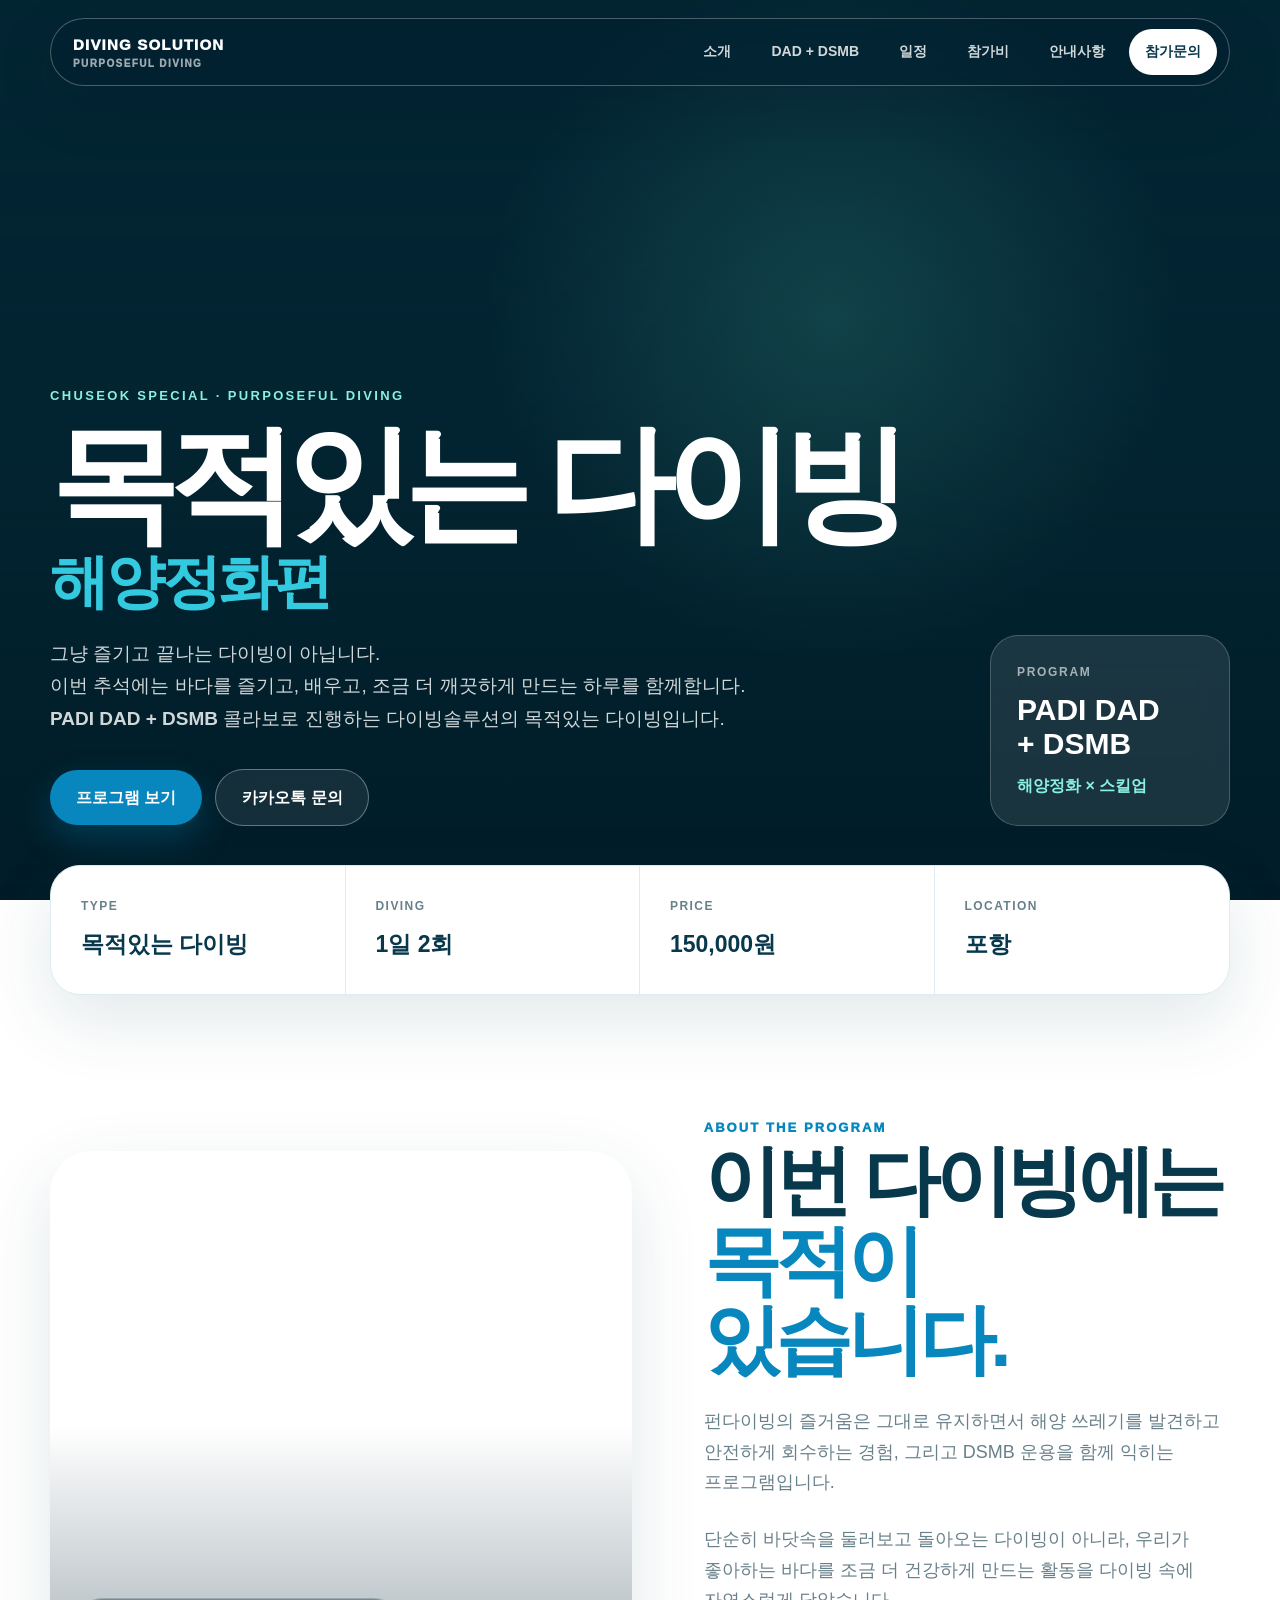
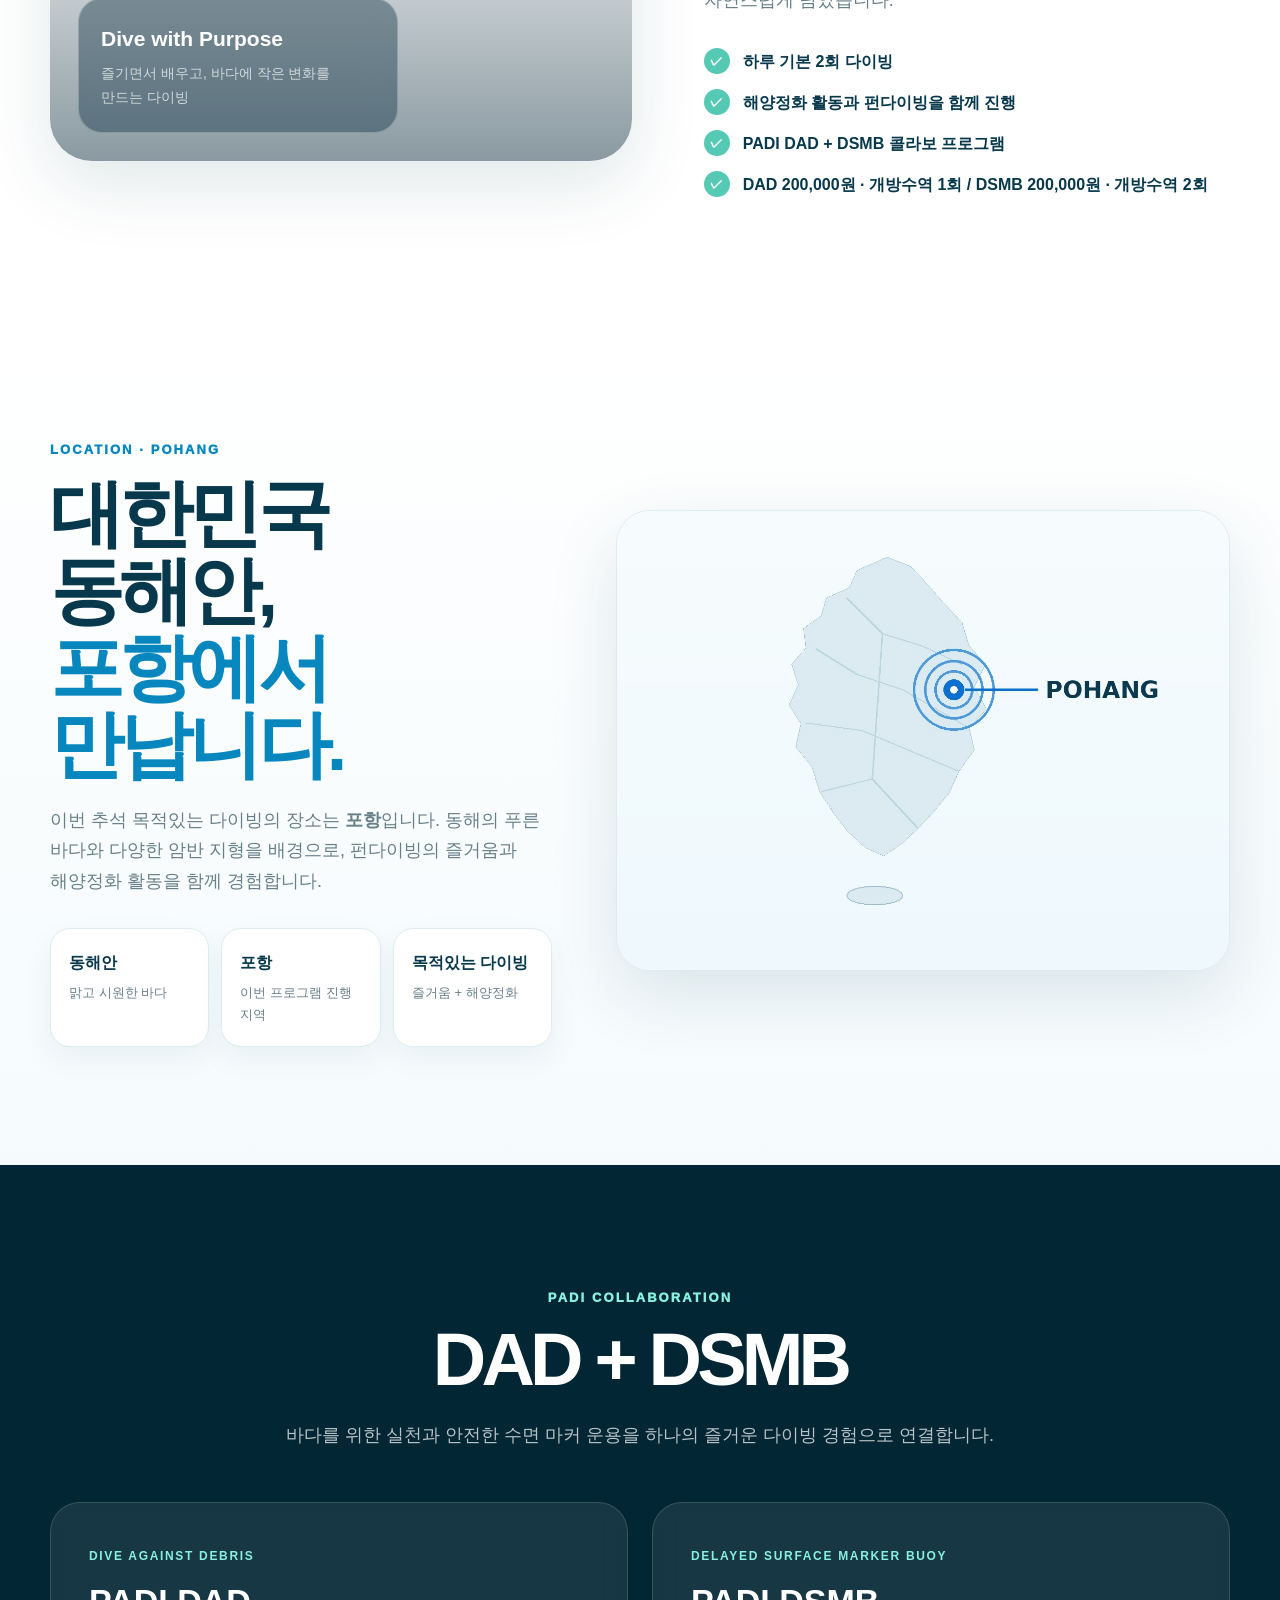
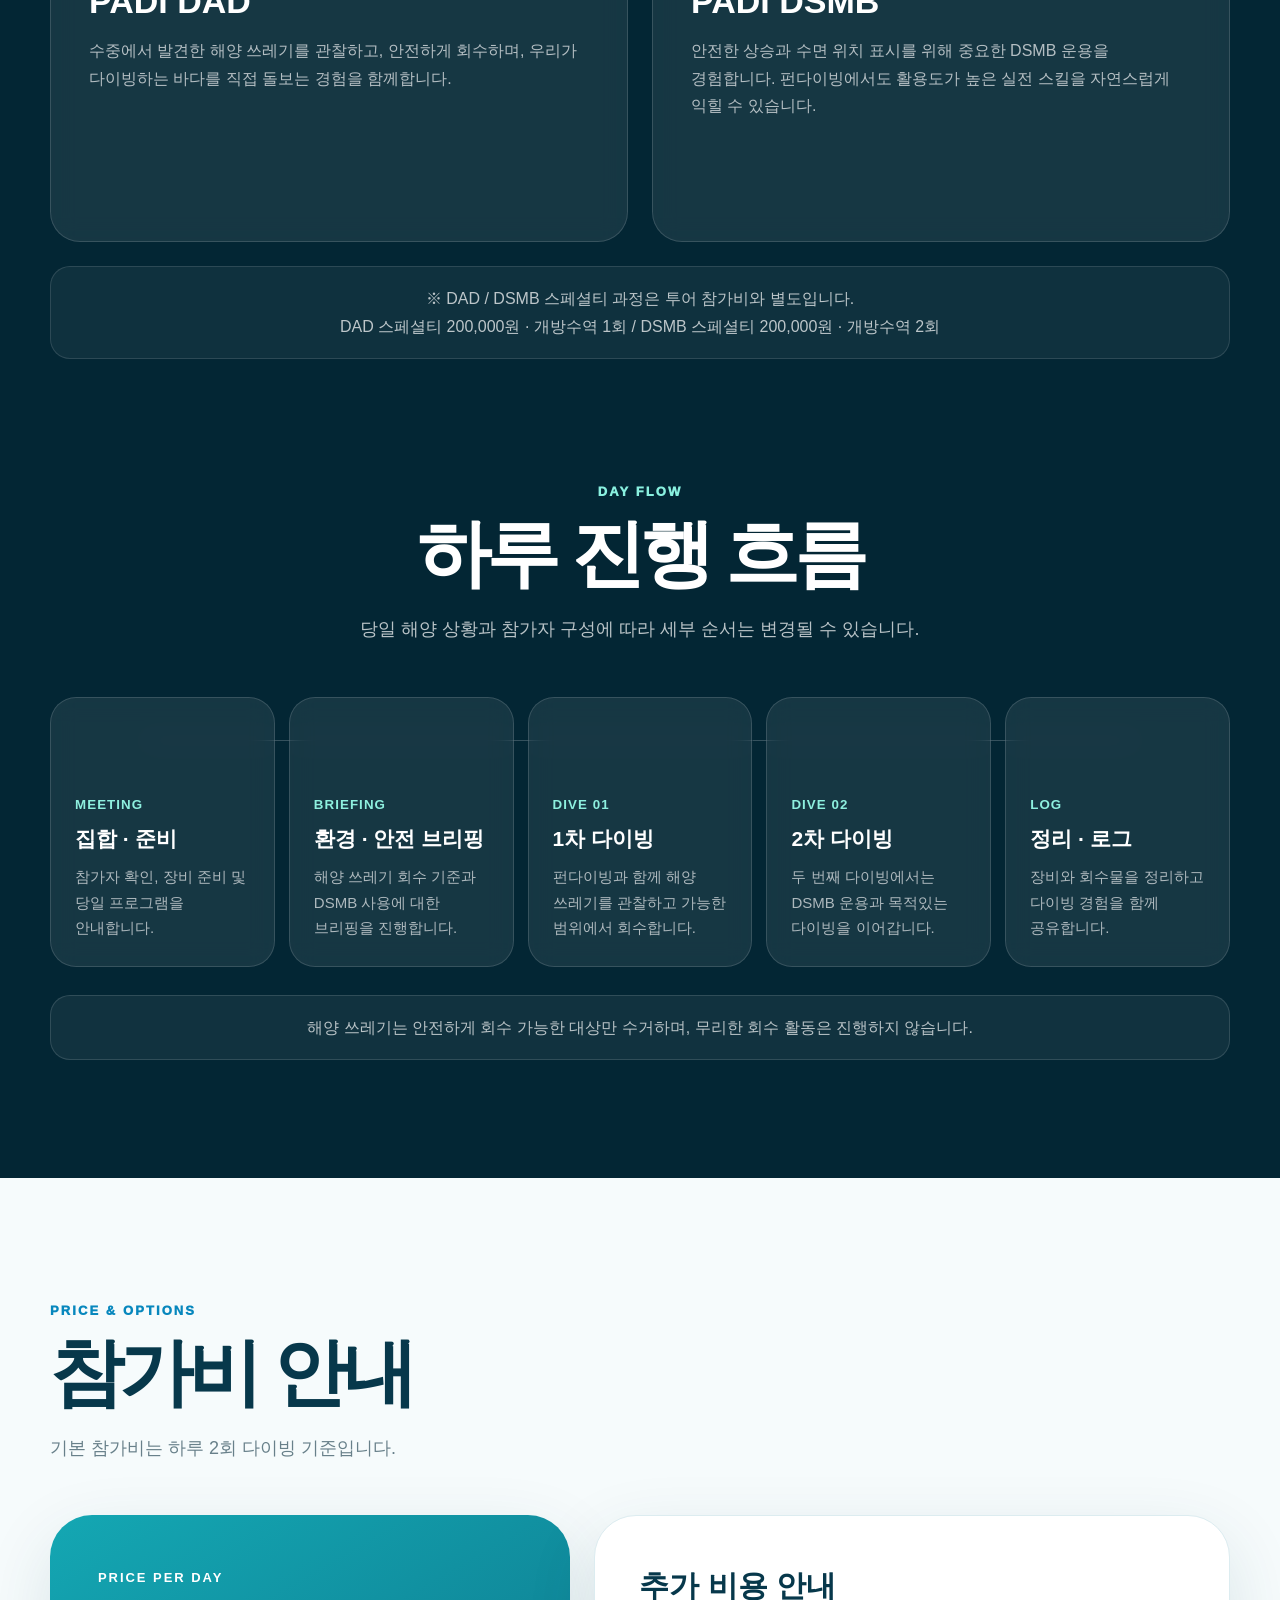
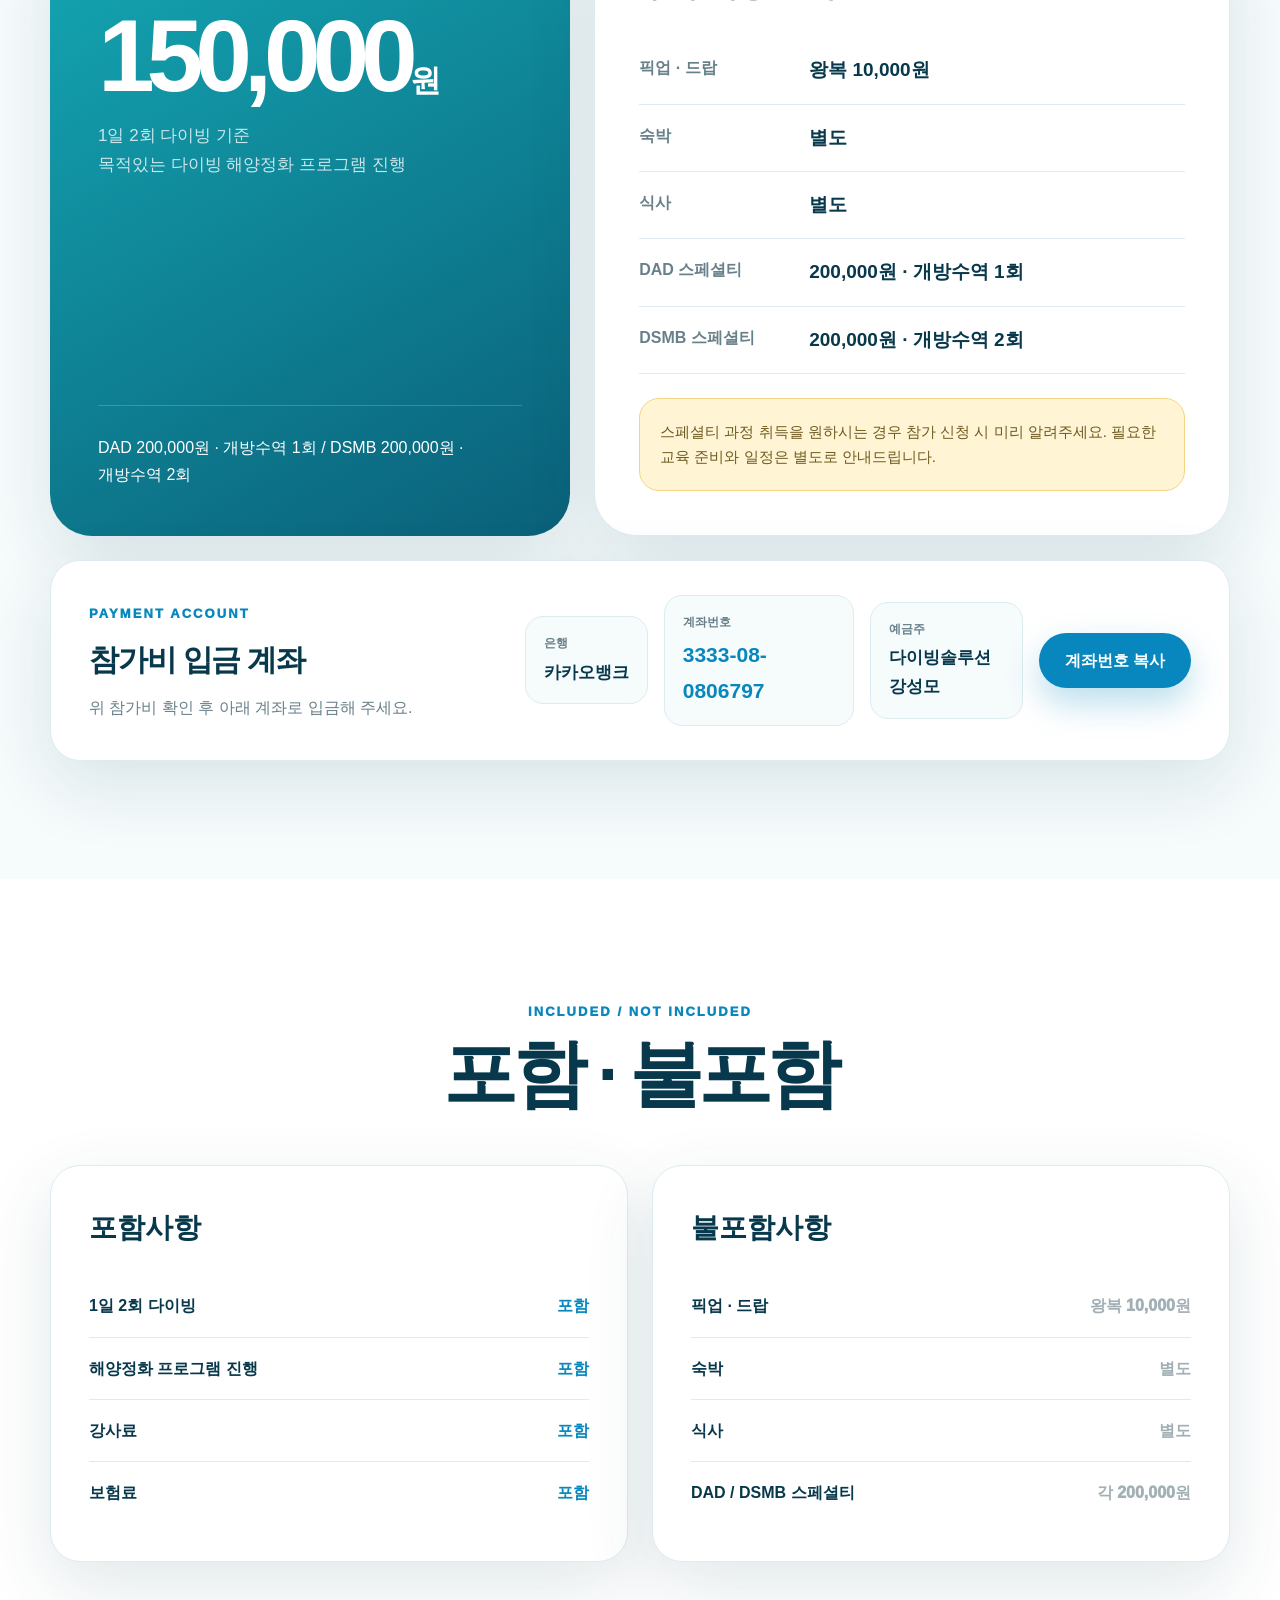
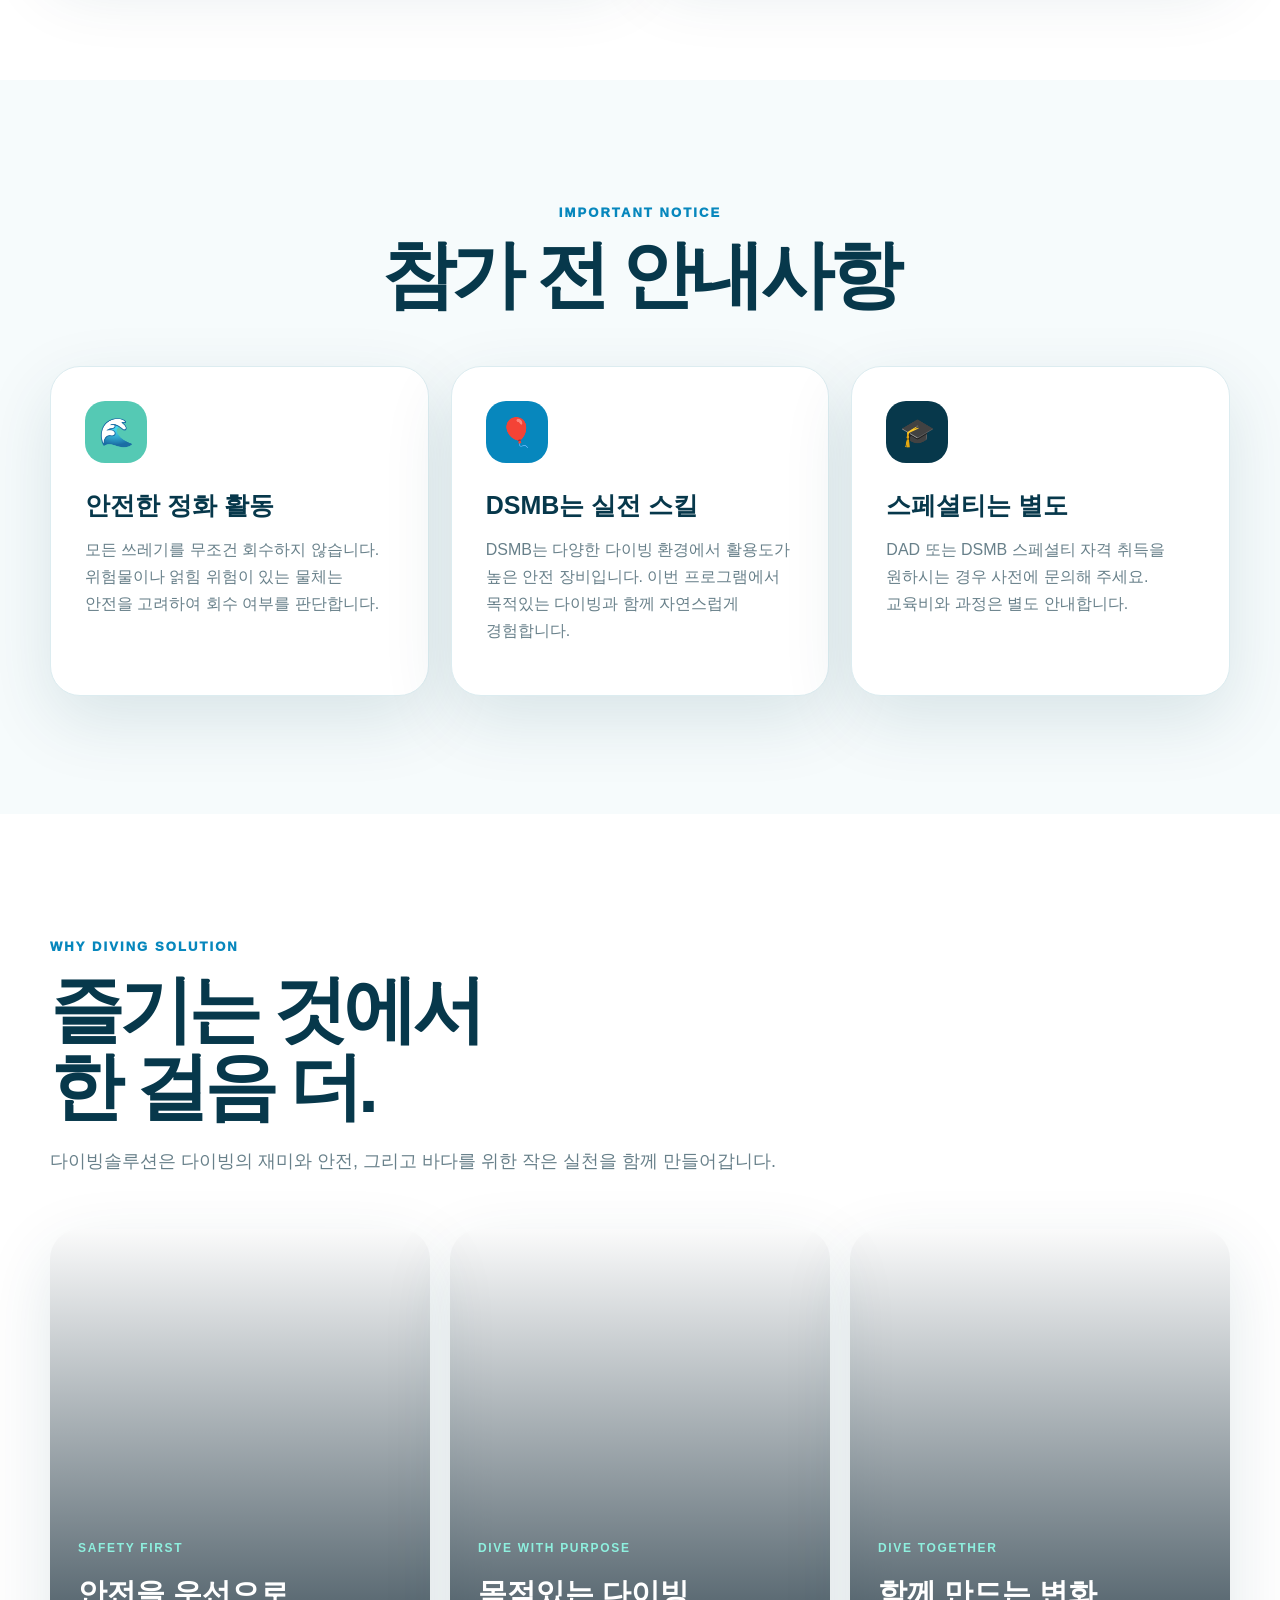
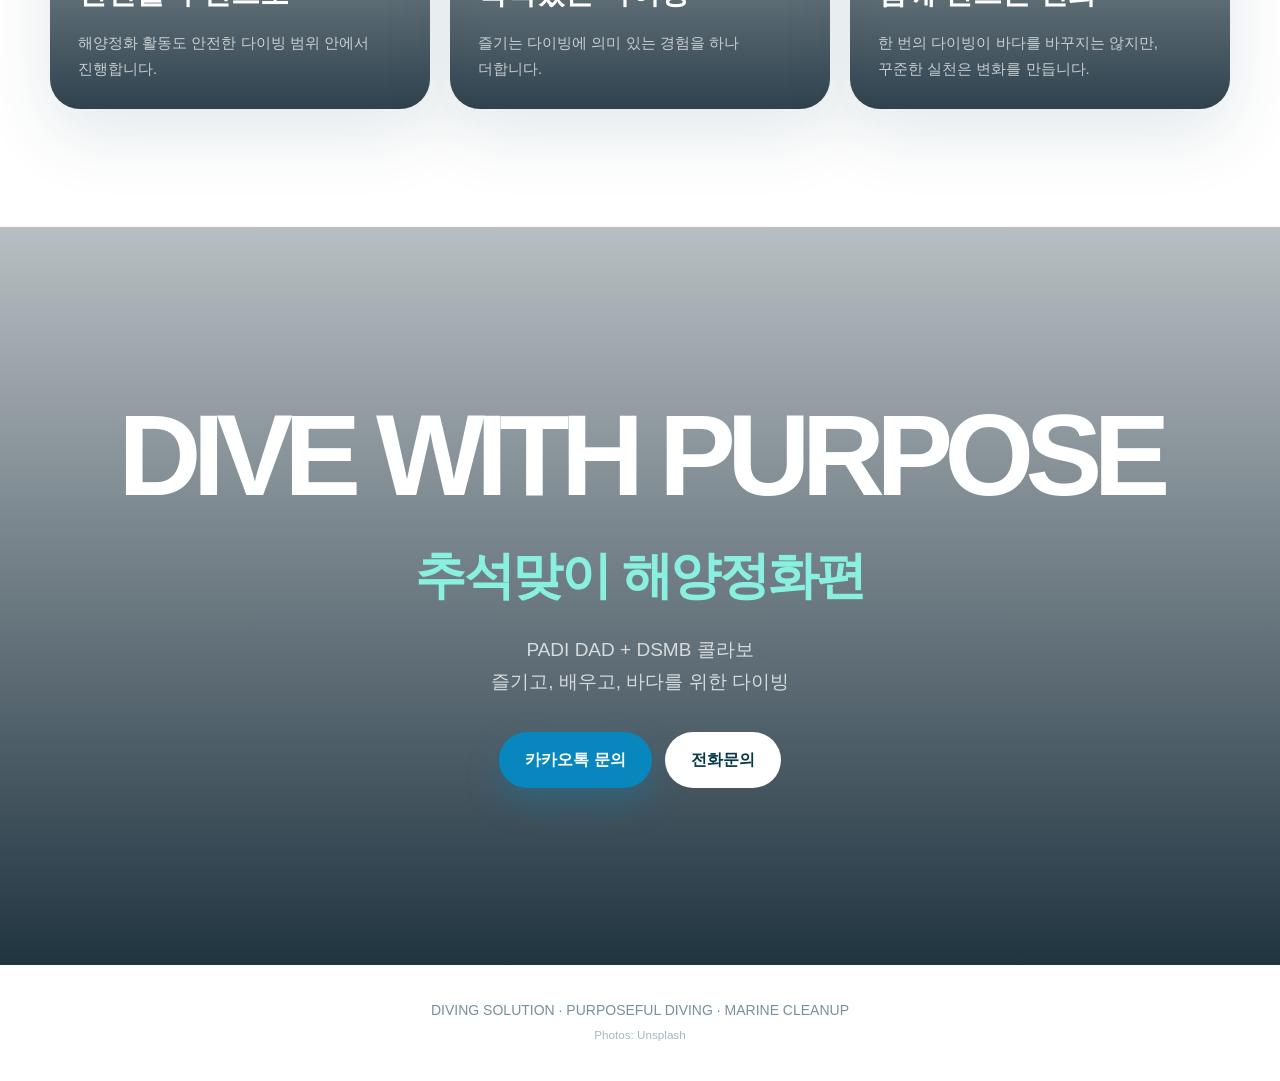
<file: index.html>
<!DOCTYPE html>
<html lang="ko">
<head>
  <meta charset="UTF-8" />
  <meta name="viewport" content="width=device-width, initial-scale=1.0" />
  <meta name="theme-color" content="#07384b" />
  <meta name="description" content="추석맞이 목적있는 다이빙 해양정화편. PADI DAD + DSMB 콜라보로 즐기는 목적있는 다이빙." />
  <title>추석맞이 목적있는 다이빙 | 해양정화편 | 다이빙솔루션</title>
  <link rel="stylesheet" href="style.css" />
</head>
<body>

<header class="site-header">
  <div class="container">
    <nav class="nav-wrap">
      <a href="#top" class="brand">
        DIVING SOLUTION
        <small>PURPOSEFUL DIVING</small>
      </a>

      <div class="nav-links" id="navLinks">
        <a href="#about">소개</a>
        <a href="#collab">DAD + DSMB</a>
        <a href="#schedule">일정</a>
        <a href="#price">참가비</a>
        <a href="#notice">안내사항</a>
        <a href="https://pf.kakao.com/_sxaxmfK/chat" target="_blank" rel="noopener" class="nav-cta">참가문의</a>
      </div>

      <button class="menu-button" type="button" aria-label="메뉴 열기" onclick="toggleMenu()">☰</button>
    </nav>
  </div>
</header>

<main>

  <section class="hero" id="top">
    <div class="hero-media"></div>

    <div class="hero-content">
      <div class="container">
        <div class="hero-layout">
          <div>
            <div class="hero-kicker">CHUSEOK SPECIAL · PURPOSEFUL DIVING</div>

            <h1 class="hero-title">
              목적있는 다이빙
              <span>해양정화편</span>
            </h1>

            <p class="hero-copy">
              그냥 즐기고 끝나는 다이빙이 아닙니다.<br>
              이번 추석에는 바다를 즐기고, 배우고, 조금 더 깨끗하게 만드는 하루를 함께합니다.
              <strong>PADI DAD + DSMB</strong> 콜라보로 진행하는 다이빙솔루션의 목적있는 다이빙입니다.
            </p>

            <div class="button-row hero-actions">
              <a href="#collab" class="button button-primary">프로그램 보기</a>
              <a href="https://pf.kakao.com/_sxaxmfK/chat" target="_blank" rel="noopener" class="button button-outline">카카오톡 문의</a>
            </div>
          </div>

          <aside class="hero-badge glass">
            <span>PROGRAM</span>
            <strong>PADI DAD<br>+ DSMB</strong>
            <p>해양정화 × 스킬업</p>
          </aside>
        </div>
      </div>
    </div>
  </section>

  <div class="summary-bar">
    <div class="container">
      <div class="summary-grid reveal">
        <div class="summary-item">
          <span>TYPE</span>
          <strong>목적있는 다이빙</strong>
        </div>
        <div class="summary-item">
          <span>DIVING</span>
          <strong>1일 2회</strong>
        </div>
        <div class="summary-item">
          <span>PRICE</span>
          <strong>150,000원</strong>
        </div>
        <div class="summary-item">
          <span>LOCATION</span>
          <strong>포항</strong>
        </div>
      </div>
    </div>
  </div>

  <section class="section" id="about">
    <div class="container">
      <div class="intro-grid">
        <div class="intro-image reveal">
          <div class="intro-badge glass">
            <strong>Dive with Purpose</strong>
            <p>즐기면서 배우고, 바다에 작은 변화를 만드는 다이빙</p>
          </div>
        </div>

        <div class="intro-copy reveal">
          <span class="eyebrow">ABOUT THE PROGRAM</span>

          <h2>
            이번 다이빙에는<br>
            <span>목적이 있습니다.</span>
          </h2>

          <p>
            펀다이빙의 즐거움은 그대로 유지하면서 해양 쓰레기를 발견하고 안전하게 회수하는 경험,
            그리고 DSMB 운용을 함께 익히는 프로그램입니다.
          </p>

          <p>
            단순히 바닷속을 둘러보고 돌아오는 다이빙이 아니라,
            우리가 좋아하는 바다를 조금 더 건강하게 만드는 활동을 다이빙 속에 자연스럽게 담았습니다.
          </p>

          <ul class="intro-list">
            <li>하루 기본 2회 다이빙</li>
            <li>해양정화 활동과 펀다이빙을 함께 진행</li>
            <li>PADI DAD + DSMB 콜라보 프로그램</li>
            <li>DAD 200,000원 · 개방수역 1회 / DSMB 200,000원 · 개방수역 2회</li>
          </ul>
        </div>
      </div>
    </div>
  </section>

  
<section class="section location-section" id="location">
  <div class="container">
    <div class="location-grid">
      <div class="location-copy reveal">
        <span class="eyebrow">LOCATION · POHANG</span>
        <h2 class="section-title">대한민국 동해안,<br><span class="accent">포항에서 만납니다.</span></h2>
        <p class="section-description">
          이번 추석 목적있는 다이빙의 장소는 <strong>포항</strong>입니다.
          동해의 푸른 바다와 다양한 암반 지형을 배경으로,
          펀다이빙의 즐거움과 해양정화 활동을 함께 경험합니다.
        </p>
        <div class="location-points">
          <div><strong>동해안</strong><span>맑고 시원한 바다</span></div>
          <div><strong>포항</strong><span>이번 프로그램 진행 지역</span></div>
          <div><strong>목적있는 다이빙</strong><span>즐거움 + 해양정화</span></div>
        </div>
      </div>

      <div class="location-map reveal">
        <img src="images/korea-pohang-map.jpg" alt="대한민국 지도에서 포항 위치를 표시한 이미지">
      </div>
    </div>
  </div>
</section>

<section class="section section-dark" id="collab">
    <div class="container">
      <div class="section-heading center reveal">
        <span class="eyebrow light">PADI COLLABORATION</span>
        <h2 class="section-title">DAD + DSMB</h2>
        <p class="section-description">
          바다를 위한 실천과 안전한 수면 마커 운용을 하나의 즐거운 다이빙 경험으로 연결합니다.
        </p>
      </div>

      <div class="collab-grid">
        <article class="collab-card reveal">
          <span>DIVE AGAINST DEBRIS</span>
          <h3>PADI DAD</h3>
          <p>
            수중에서 발견한 해양 쓰레기를 관찰하고, 안전하게 회수하며,
            우리가 다이빙하는 바다를 직접 돌보는 경험을 함께합니다.
          </p>
        </article>

        <article class="collab-card reveal">
          <span>DELAYED SURFACE MARKER BUOY</span>
          <h3>PADI DSMB</h3>
          <p>
            안전한 상승과 수면 위치 표시를 위해 중요한 DSMB 운용을 경험합니다.
            펀다이빙에서도 활용도가 높은 실전 스킬을 자연스럽게 익힐 수 있습니다.
          </p>
        </article>
      </div>

      <div class="collab-note reveal">
        ※ DAD / DSMB 스페셜티 과정은 투어 참가비와 별도입니다.<br>
        DAD 스페셜티 200,000원 · 개방수역 1회 / DSMB 스페셜티 200,000원 · 개방수역 2회
      </div>
    </div>
  </section>

  <section class="section section-dark schedule-section" id="schedule">
    <div class="container">
      <div class="section-heading center reveal">
        <span class="eyebrow light">DAY FLOW</span>
        <h2 class="section-title">하루 진행 흐름</h2>
        <p class="section-description">
          당일 해양 상황과 참가자 구성에 따라 세부 순서는 변경될 수 있습니다.
        </p>
      </div>

      <div class="timeline">
        <article class="timeline-card reveal">
          <div class="timeline-dot">01</div>
          <small>MEETING</small>
          <h3>집합 · 준비</h3>
          <p>참가자 확인, 장비 준비 및 당일 프로그램을 안내합니다.</p>
        </article>

        <article class="timeline-card reveal">
          <div class="timeline-dot">02</div>
          <small>BRIEFING</small>
          <h3>환경 · 안전 브리핑</h3>
          <p>해양 쓰레기 회수 기준과 DSMB 사용에 대한 브리핑을 진행합니다.</p>
        </article>

        <article class="timeline-card reveal">
          <div class="timeline-dot">03</div>
          <small>DIVE 01</small>
          <h3>1차 다이빙</h3>
          <p>펀다이빙과 함께 해양 쓰레기를 관찰하고 가능한 범위에서 회수합니다.</p>
        </article>

        <article class="timeline-card reveal">
          <div class="timeline-dot">04</div>
          <small>DIVE 02</small>
          <h3>2차 다이빙</h3>
          <p>두 번째 다이빙에서는 DSMB 운용과 목적있는 다이빙을 이어갑니다.</p>
        </article>

        <article class="timeline-card reveal">
          <div class="timeline-dot">05</div>
          <small>LOG</small>
          <h3>정리 · 로그</h3>
          <p>장비와 회수물을 정리하고 다이빙 경험을 함께 공유합니다.</p>
        </article>
      </div>

      <div class="schedule-note reveal">
        해양 쓰레기는 안전하게 회수 가능한 대상만 수거하며, 무리한 회수 활동은 진행하지 않습니다.
      </div>
    </div>
  </section>

  <section class="section section-soft" id="price">
    <div class="container">
      <div class="section-heading reveal">
        <span class="eyebrow">PRICE & OPTIONS</span>
        <h2 class="section-title">참가비 안내</h2>
        <p class="section-description">기본 참가비는 하루 2회 다이빙 기준입니다.</p>
      </div>

      <div class="price-layout">
        <article class="price-main reveal">
          <div>
            <span>PRICE PER DAY</span>
            <strong>150,000<small>원</small></strong>
            <p>
              1일 2회 다이빙 기준<br>
              목적있는 다이빙 해양정화 프로그램 진행
            </p>
          </div>

          <div class="price-main-bottom">
            DAD 200,000원 · 개방수역 1회 / DSMB 200,000원 · 개방수역 2회
          </div>
        </article>

        <article class="detail-card reveal">
          <h3>추가 비용 안내</h3>

          <div class="detail-list">
            <div class="detail-row">
              <span>픽업 · 드랍</span>
              <strong>왕복 10,000원</strong>
            </div>
            <div class="detail-row">
              <span>숙박</span>
              <strong>별도</strong>
            </div>
            <div class="detail-row">
              <span>식사</span>
              <strong>별도</strong>
            </div>
            <div class="detail-row">
              <span>DAD 스페셜티</span>
              <strong>200,000원 · 개방수역 1회</strong>
            </div>
            <div class="detail-row">
              <span>DSMB 스페셜티</span>
              <strong>200,000원 · 개방수역 2회</strong>
            </div>
          </div>

          <div class="payment-note">
            스페셜티 과정 취득을 원하시는 경우 참가 신청 시 미리 알려주세요.
            필요한 교육 준비와 일정은 별도로 안내드립니다.
          </div>
        </article>
      </div>

      <div class="account-only reveal">
        <div class="account-only-head">
          <span class="eyebrow">PAYMENT ACCOUNT</span>
          <h3>참가비 입금 계좌</h3>
          <p>위 참가비 확인 후 아래 계좌로 입금해 주세요.</p>
        </div>

        <div class="account-only-details">
          <div>
            <span>은행</span>
            <strong>카카오뱅크</strong>
          </div>
          <div>
            <span>계좌번호</span>
            <strong class="account-number">3333-08-0806797</strong>
          </div>
          <div>
            <span>예금주</span>
            <strong>다이빙솔루션 강성모</strong>
          </div>
          <button type="button" class="button button-primary account-copy-btn" onclick="copyAccountNumber(this)">
            계좌번호 복사
          </button>
        </div>
      </div>
    </div>
  </section>

  <section class="section">
    <div class="container">
      <div class="section-heading center reveal">
        <span class="eyebrow">INCLUDED / NOT INCLUDED</span>
        <h2 class="section-title">포함 · 불포함</h2>
      </div>

      <div class="included-grid">
        <article class="included-card reveal">
          <h3>포함사항</h3>
          <div class="included-list">
            <div class="included-row"><strong>1일 2회 다이빙</strong><span class="status-in">포함</span></div>
            <div class="included-row"><strong>해양정화 프로그램 진행</strong><span class="status-in">포함</span></div>
            <div class="included-row"><strong>강사료</strong><span class="status-in">포함</span></div>
            <div class="included-row"><strong>보험료</strong><span class="status-in">포함</span></div>
          </div>
        </article>

        <article class="included-card reveal">
          <h3>불포함사항</h3>
          <div class="included-list">
            <div class="included-row"><strong>픽업 · 드랍</strong><span class="status-out">왕복 10,000원</span></div>
            <div class="included-row"><strong>숙박</strong><span class="status-out">별도</span></div>
            <div class="included-row"><strong>식사</strong><span class="status-out">별도</span></div>
            <div class="included-row"><strong>DAD / DSMB 스페셜티</strong><span class="status-out">각 200,000원</span></div>
          </div>
        </article>
      </div>
    </div>
  </section>

  <section class="section section-soft" id="notice">
    <div class="container">
      <div class="section-heading center reveal">
        <span class="eyebrow">IMPORTANT NOTICE</span>
        <h2 class="section-title">참가 전 안내사항</h2>
      </div>

      <div class="notice-grid">
        <article class="notice-card reveal">
          <div class="notice-icon">🌊</div>
          <h3>안전한 정화 활동</h3>
          <p>
            모든 쓰레기를 무조건 회수하지 않습니다.
            위험물이나 얽힘 위험이 있는 물체는 안전을 고려하여 회수 여부를 판단합니다.
          </p>
        </article>

        <article class="notice-card reveal">
          <div class="notice-icon">🎈</div>
          <h3>DSMB는 실전 스킬</h3>
          <p>
            DSMB는 다양한 다이빙 환경에서 활용도가 높은 안전 장비입니다.
            이번 프로그램에서 목적있는 다이빙과 함께 자연스럽게 경험합니다.
          </p>
        </article>

        <article class="notice-card reveal">
          <div class="notice-icon">🎓</div>
          <h3>스페셜티는 별도</h3>
          <p>
            DAD 또는 DSMB 스페셜티 자격 취득을 원하시는 경우 사전에 문의해 주세요.
            교육비와 과정은 별도 안내합니다.
          </p>
        </article>
      </div>
    </div>
  </section>

  <section class="section">
    <div class="container">
      <div class="section-heading reveal">
        <span class="eyebrow">WHY DIVING SOLUTION</span>
        <h2 class="section-title">즐기는 것에서<br>한 걸음 더.</h2>
        <p class="section-description">
          다이빙솔루션은 다이빙의 재미와 안전, 그리고 바다를 위한 작은 실천을 함께 만들어갑니다.
        </p>
      </div>

      <div class="why-grid">
        <article class="why-card reveal">
          <div class="why-content">
            <span>SAFETY FIRST</span>
            <h3>안전을 우선으로</h3>
            <p>해양정화 활동도 안전한 다이빙 범위 안에서 진행합니다.</p>
          </div>
        </article>

        <article class="why-card reveal">
          <div class="why-content">
            <span>DIVE WITH PURPOSE</span>
            <h3>목적있는 다이빙</h3>
            <p>즐기는 다이빙에 의미 있는 경험을 하나 더합니다.</p>
          </div>
        </article>

        <article class="why-card reveal">
          <div class="why-content">
            <span>DIVE TOGETHER</span>
            <h3>함께 만드는 변화</h3>
            <p>한 번의 다이빙이 바다를 바꾸지는 않지만, 꾸준한 실천은 변화를 만듭니다.</p>
          </div>
        </article>
      </div>
    </div>
  </section>

  <section class="final-cta">
    <div class="container final-content reveal">
      <h2 class="final-title">
        DIVE WITH PURPOSE
        <span class="final-subtitle">추석맞이 해양정화편</span>
      </h2>

      <p>
        PADI DAD + DSMB 콜라보<br>
        즐기고, 배우고, 바다를 위한 다이빙
      </p>

      <div class="button-row">
        <a href="https://pf.kakao.com/_sxaxmfK/chat" target="_blank" rel="noopener" class="button button-primary">카카오톡 문의</a>
        <a href="tel:01098796365" class="button button-light">전화문의</a>
      </div>
    </div>
  </section>

</main>

<a href="https://pf.kakao.com/_sxaxmfK/chat" target="_blank" rel="noopener" class="floating-contact">
  카카오톡 참가문의
</a>

<footer>
  DIVING SOLUTION · PURPOSEFUL DIVING · MARINE CLEANUP<br><small style="opacity:.65">Photos: Unsplash</small>
</footer>

<script src="script.js"></script>
</body>
</html>
</file>
<file: style.css>
:root{
  --navy:#07384b; --deep:#032634; --blue:#0787bd; --cyan:#33c9df; --mint:#55c9b4;
  --surface:#f6fbfc; --white:#ffffff; --text:#15333f; --muted:#68808a; --line:#dcecf0;
  --yellow:#fff4d4; --yellow-line:#f5d584; --shadow:0 24px 70px rgba(5,62,80,.12);
  --radius-xl:42px; --radius-lg:30px;
}
*{margin:0;padding:0;box-sizing:border-box}
html{scroll-behavior:smooth}
body{
  font-family:-apple-system,BlinkMacSystemFont,"Pretendard","Noto Sans KR",sans-serif;
  color:var(--text);background:#fff;line-height:1.7;word-break:keep-all;overflow-x:hidden
}
a{color:inherit;text-decoration:none}
button{font:inherit}
.container{width:min(1180px,calc(100% - 40px));margin:0 auto}
.section{padding:118px 0}
.section-soft{background:var(--surface)}
.section-dark{color:#fff;background:var(--deep)}
.eyebrow{display:inline-block;color:var(--blue);font-size:13px;font-weight:950;letter-spacing:.16em}
.eyebrow.light{color:#89f0df}
.section-heading{max-width:850px;margin-bottom:52px}
.section-heading.center{margin-left:auto;margin-right:auto;text-align:center}
.section-title{margin-top:12px;color:var(--navy);font-size:clamp(42px,6vw,74px);line-height:1.04;letter-spacing:-.065em}
.section-dark .section-title{color:#fff}
.section-description{margin-top:21px;color:var(--muted);font-size:18px}
.section-dark .section-description{color:rgba(255,255,255,.72)}
.button-row{display:flex;align-items:center;flex-wrap:wrap;gap:13px}
.button{
  display:inline-flex;align-items:center;justify-content:center;min-height:54px;padding:14px 26px;border:0;
  border-radius:999px;font-weight:900;cursor:pointer;transition:.25s ease
}
.button:hover{transform:translateY(-3px)}
.button-primary{color:#fff;background:var(--blue);box-shadow:0 15px 34px rgba(7,135,189,.28)}
.button-light{color:var(--navy);background:#fff}
.button-outline{color:#fff;border:1px solid rgba(255,255,255,.35);background:rgba(255,255,255,.08);backdrop-filter:blur(10px)}
.glass{backdrop-filter:blur(15px);-webkit-backdrop-filter:blur(15px)}

.site-header{position:fixed;top:18px;left:0;right:0;z-index:1000;pointer-events:none}
.nav-wrap{
  display:flex;align-items:center;justify-content:space-between;min-height:68px;padding:10px 12px 10px 22px;
  border:1px solid rgba(255,255,255,.28);border-radius:999px;background:rgba(2,31,48,.55);
  box-shadow:0 20px 55px rgba(0,20,35,.18);backdrop-filter:blur(18px);pointer-events:auto
}
.brand{color:#fff;font-size:15px;font-weight:950;letter-spacing:.08em}
.brand small{display:block;margin-top:-3px;color:rgba(255,255,255,.62);font-size:10px;letter-spacing:.14em}
.nav-links{display:flex;align-items:center;gap:8px}
.nav-links a{padding:11px 16px;border-radius:999px;color:rgba(255,255,255,.82);font-size:14px;font-weight:800}
.nav-links a:hover{color:#fff;background:rgba(255,255,255,.1)}
.nav-links .nav-cta{color:var(--navy);background:#fff}
.menu-button{display:none;width:46px;height:46px;border:0;border-radius:50%;color:#fff;background:rgba(255,255,255,.12);cursor:pointer}

.hero{position:relative;min-height:100svh;display:flex;align-items:flex-end;overflow:hidden;color:#fff;background:var(--deep)}
.hero-media{
  position:absolute;inset:0;
  background:
    linear-gradient(180deg,rgba(0,24,34,.02) 0%,rgba(0,30,39,.16) 44%,rgba(0,27,38,.84) 100%),
    url("https://images.unsplash.com/photo-1544551763-46a013bb70d5?auto=format&fit=crop&fm=jpg&ixid=M3wxMjA3fDB8MHxwaG90by1wYWdlfHx8fGVufDB8fHx8fA%3D%3D&ixlib=rb-4.1.0&q=80&w=2400") center/cover no-repeat;
  transform:scale(1.08);animation:heroZoom 12s ease-out forwards
}
.hero-media::after{content:"";position:absolute;inset:0;background:radial-gradient(circle at 65% 35%,rgba(85,201,180,.18),transparent 34%)}
@keyframes heroZoom{to{transform:scale(1)}}
.hero-content{position:relative;z-index:2;width:100%;padding:190px 0 74px}
.hero-layout{display:grid;grid-template-columns:1fr auto;gap:60px;align-items:end}
.hero-kicker{margin-bottom:22px;color:#89f0df;font-size:13px;font-weight:900;letter-spacing:.18em}
.hero-title{max-width:980px;font-size:clamp(58px,10vw,130px);line-height:.86;letter-spacing:-.08em}
.hero-title span{display:block;margin-top:18px;color:var(--cyan);font-size:.46em;letter-spacing:-.05em}
.hero-copy{max-width:720px;margin-top:30px;color:rgba(255,255,255,.82);font-size:19px}
.hero-badge{
  min-width:240px;padding:26px;border:1px solid rgba(255,255,255,.2);border-radius:28px;
  background:rgba(255,255,255,.1)
}
.hero-badge span{display:block;color:rgba(255,255,255,.62);font-size:12px;font-weight:900;letter-spacing:.14em}
.hero-badge strong{display:block;margin-top:10px;font-size:30px;line-height:1.15}
.hero-badge p{margin-top:10px;color:#89f0df;font-weight:900}
.hero-actions{margin-top:34px}

.summary-bar{position:relative;z-index:4;margin-top:-35px}
.summary-grid{
  display:grid;grid-template-columns:repeat(4,1fr);overflow:hidden;border:1px solid var(--line);
  border-radius:var(--radius-lg);background:#fff;box-shadow:var(--shadow)
}
.summary-item{padding:30px;border-right:1px solid var(--line)}
.summary-item:last-child{border-right:0}
.summary-item span{display:block;color:var(--muted);font-size:12px;font-weight:900;letter-spacing:.12em}
.summary-item strong{display:block;margin-top:9px;color:var(--navy);font-size:23px}

.intro-grid{display:grid;grid-template-columns:1.05fr .95fr;gap:72px;align-items:center}
.intro-image{
  position:relative;min-height:610px;overflow:hidden;border-radius:var(--radius-xl);
  background:url("https://images.unsplash.com/photo-1632247620837-970aa94d2b99?auto=format&fit=crop&fm=jpg&ixid=M3wxMjA3fDB8MHxwaG90by1wYWdlfHx8fGVufDB8fHx8fA%3D%3D&ixlib=rb-4.1.0&q=80&w=2200") center/cover no-repeat;box-shadow:var(--shadow)
}
.intro-image::after{content:"";position:absolute;inset:0;background:linear-gradient(180deg,transparent 45%,rgba(0,34,51,.46))}
.intro-badge{
  position:absolute;left:28px;bottom:28px;z-index:2;max-width:320px;padding:22px;border:1px solid rgba(255,255,255,.25);
  border-radius:24px;color:#fff;background:rgba(0,38,57,.38)
}
.intro-badge strong{display:block;font-size:21px}
.intro-badge p{margin-top:6px;color:rgba(255,255,255,.7);font-size:14px}
.intro-copy h2{color:var(--navy);font-size:clamp(44px,6vw,78px);line-height:1.04;letter-spacing:-.07em}
.intro-copy h2 span{color:var(--blue)}
.intro-copy p{margin-top:26px;color:var(--muted);font-size:18px}
.intro-list{display:grid;gap:14px;margin-top:32px}
.intro-list li{display:flex;gap:13px;list-style:none;color:var(--navy);font-weight:800}
.intro-list li::before{
  content:"✓";display:inline-flex;align-items:center;justify-content:center;flex:0 0 26px;height:26px;border-radius:50%;
  color:#fff;background:var(--mint);font-size:13px
}

.collab-grid{display:grid;grid-template-columns:1fr 1fr;gap:24px}
.collab-card{
  min-height:340px;padding:38px;border:1px solid rgba(255,255,255,.14);border-radius:var(--radius-lg);
  background:rgba(255,255,255,.08);backdrop-filter:blur(12px)
}
.collab-card span{display:inline-block;color:#89f0df;font-size:12px;font-weight:900;letter-spacing:.14em}
.collab-card h3{margin-top:12px;font-size:34px;line-height:1.2}
.collab-card p{margin-top:16px;color:rgba(255,255,255,.68)}
.collab-note{
  margin-top:24px;padding:18px 22px;border:1px solid rgba(255,255,255,.12);border-radius:20px;
  background:rgba(255,255,255,.05);color:rgba(255,255,255,.72);text-align:center
}

.schedule-section{padding-top:0}
.timeline{position:relative;display:grid;grid-template-columns:repeat(5,1fr);gap:14px}
.timeline::before{content:"";position:absolute;top:43px;left:8%;right:8%;height:1px;background:rgba(255,255,255,.2)}
.timeline-card{
  position:relative;min-height:270px;padding:24px;border:1px solid rgba(255,255,255,.14);border-radius:26px;
  background:rgba(255,255,255,.08);backdrop-filter:blur(12px)
}
.timeline-dot{
  position:relative;z-index:2;display:flex;align-items:center;justify-content:center;width:40px;height:40px;margin-bottom:28px;
  border-radius:50%;color:var(--deep);background:var(--cyan);font-size:14px;font-weight:950
}
.timeline-card small{color:#8ef0df;font-weight:900;letter-spacing:.08em}
.timeline-card h3{margin-top:8px;font-size:21px;line-height:1.3}
.timeline-card p{margin-top:12px;color:rgba(255,255,255,.65);font-size:15px}
.schedule-note{
  margin-top:28px;padding:18px 22px;border:1px solid rgba(255,255,255,.13);border-radius:20px;
  color:rgba(255,255,255,.7);background:rgba(255,255,255,.06);text-align:center
}

.price-layout{display:grid;grid-template-columns:.9fr 1.1fr;gap:24px;align-items:stretch}
.price-main{
  display:flex;flex-direction:column;justify-content:space-between;min-height:500px;padding:48px;border-radius:var(--radius-xl);
  color:#fff;background:linear-gradient(150deg,#14a7b3,#0a6079);box-shadow:var(--shadow)
}
.price-main span{font-size:13px;font-weight:900;letter-spacing:.15em}
.price-main strong{display:block;margin-top:20px;font-size:clamp(62px,8vw,102px);line-height:.9;letter-spacing:-.08em}
.price-main strong small{font-size:.3em}
.price-main p{margin-top:20px;color:rgba(255,255,255,.78);font-size:17px}
.price-main-bottom{padding-top:28px;border-top:1px solid rgba(255,255,255,.18)}
.detail-card{
  display:flex;flex-direction:column;justify-content:center;min-height:500px;padding:44px;border:1px solid var(--line);
  border-radius:var(--radius-xl);background:#fff;box-shadow:var(--shadow)
}
.detail-card h3{color:var(--navy);font-size:30px}
.detail-list{margin-top:26px}
.detail-row{display:grid;grid-template-columns:150px 1fr;gap:20px;padding:17px 0;border-bottom:1px solid var(--line)}
.detail-row span{color:var(--muted);font-weight:800}
.detail-row strong{color:var(--navy);font-size:19px}
.payment-note{
  margin-top:24px;padding:20px;border:1px solid var(--yellow-line);border-radius:20px;
  color:#6e5b22;background:var(--yellow);font-size:15px
}

.included-grid{display:grid;grid-template-columns:1fr 1fr;gap:24px}
.included-card{
  padding:38px;border:1px solid var(--line);border-radius:var(--radius-lg);background:#fff;box-shadow:var(--shadow)
}
.included-card h3{color:var(--navy);font-size:28px}
.included-list{display:grid;margin-top:24px}
.included-row{display:flex;align-items:center;justify-content:space-between;gap:20px;padding:17px 0;border-bottom:1px solid var(--line)}
.included-row:last-child{border-bottom:0}
.included-row strong{color:var(--navy)}
.status-in{color:var(--blue);font-weight:950}
.status-out{color:#a2b0b6;font-weight:950}

.notice-grid{display:grid;grid-template-columns:repeat(3,1fr);gap:22px}
.notice-card{
  min-height:330px;padding:34px;border:1px solid var(--line);border-radius:var(--radius-lg);background:#fff;box-shadow:var(--shadow)
}
.notice-icon{
  display:flex;align-items:center;justify-content:center;width:62px;height:62px;border-radius:20px;color:#fff;background:var(--mint);font-size:28px
}
.notice-card:nth-child(2) .notice-icon{background:var(--blue)}
.notice-card:nth-child(3) .notice-icon{background:var(--navy)}
.notice-card h3{margin-top:26px;color:var(--navy);font-size:25px;line-height:1.3}
.notice-card p{margin-top:14px;color:var(--muted)}

.why-grid{display:grid;grid-template-columns:repeat(3,1fr);gap:20px}
.why-card{
  position:relative;min-height:480px;overflow:hidden;border-radius:var(--radius-lg);color:#fff;
  background-position:center;background-size:cover;box-shadow:var(--shadow)
}
.why-card:nth-child(1){background-image:linear-gradient(180deg,rgba(0,20,30,.02),rgba(0,24,38,.82)),url("https://images.unsplash.com/photo-1564381564020-17161124fff1?auto=format&fit=crop&fm=jpg&ixid=M3wxMjA3fDB8MHxwaG90by1wYWdlfHx8fGVufDB8fHx8fA%3D%3D&ixlib=rb-4.1.0&q=80&w=1800")}
.why-card:nth-child(2){background-image:linear-gradient(180deg,rgba(0,20,30,.02),rgba(0,24,38,.82)),url("https://images.unsplash.com/photo-1742504871904-64da38018a30?auto=format&fit=crop&fm=jpg&ixid=M3wxMjA3fDB8MHxwaG90by1wYWdlfHx8fGVufDB8fHx8fA%3D%3D&ixlib=rb-4.1.0&q=80&w=1800")}
.why-card:nth-child(3){background-image:linear-gradient(180deg,rgba(0,20,30,.02),rgba(0,24,38,.82)),url("https://images.unsplash.com/photo-1632247620837-970aa94d2b99?auto=format&fit=crop&fm=jpg&ixid=M3wxMjA3fDB8MHxwaG90by1wYWdlfHx8fGVufDB8fHx8fA%3D%3D&ixlib=rb-4.1.0&q=80&w=1800")}
.why-content{position:absolute;left:28px;right:28px;bottom:28px}
.why-content span{color:#8ef0df;font-size:12px;font-weight:900;letter-spacing:.14em}
.why-content h3{margin-top:9px;font-size:29px}
.why-content p{margin-top:12px;color:rgba(255,255,255,.7);font-size:15px}

.final-cta{
  position:relative;min-height:82vh;display:flex;align-items:center;overflow:hidden;color:#fff;text-align:center;
  background:linear-gradient(180deg,rgba(1,25,39,.28),rgba(1,24,38,.88)),url("https://images.unsplash.com/photo-1544551763-46a013bb70d5?auto=format&fit=crop&fm=jpg&ixid=M3wxMjA3fDB8MHxwaG90by1wYWdlfHx8fGVufDB8fHx8fA%3D%3D&ixlib=rb-4.1.0&q=80&w=2400") center/cover no-repeat
}
.final-content{position:relative;z-index:2}
.final-title{font-size:clamp(56px,9vw,118px);line-height:.9;letter-spacing:-.075em}
.final-title span{display:block;margin-top:18px;color:#89f0df;font-size:.44em}
.final-content>p{margin:28px auto 34px;color:rgba(255,255,255,.75);font-size:19px}
.final-content .button-row{justify-content:center}

footer{padding:34px 20px;color:#78909b;background:#fff;text-align:center;font-size:14px}
.floating-contact{
  position:fixed;right:20px;bottom:20px;z-index:999;display:none;align-items:center;justify-content:center;
  min-height:54px;padding:14px 23px;border-radius:999px;color:#fff;background:var(--blue);
  box-shadow:0 18px 45px rgba(0,127,196,.34);font-weight:900
}
.reveal{opacity:0;transform:translateY(35px);transition:opacity .85s ease,transform .85s ease}
.reveal.show{opacity:1;transform:translateY(0)}

@media(max-width:1050px){
  .hero-layout,.intro-grid,.price-layout{grid-template-columns:1fr}
  .hero-badge{min-width:0;width:100%;max-width:360px}
  .summary-grid{grid-template-columns:repeat(2,1fr)}
  .timeline{grid-template-columns:repeat(3,1fr)}
  .timeline::before{display:none}
  .notice-grid,.why-grid,.collab-grid{grid-template-columns:1fr}
}
@media(max-width:780px){
  .section{padding:88px 0}
  .nav-links{
    position:fixed;top:96px;left:20px;right:20px;display:none;padding:16px;border-radius:24px;
    background:rgba(2,31,48,.96);backdrop-filter:blur(18px)
  }
  .nav-links.open{display:grid}
  .menu-button{display:inline-flex;align-items:center;justify-content:center}
  .hero-title{font-size:clamp(54px,17vw,88px)}
  .summary-bar{margin-top:0;padding-top:20px;background:#fff}
  .summary-grid,.included-grid{grid-template-columns:1fr}
  .summary-item{border-right:0;border-bottom:1px solid var(--line)}
  .summary-item:last-child{border-bottom:0}
  .intro-image{min-height:440px}
  .timeline{grid-template-columns:1fr}
  .price-main,.detail-card{min-height:auto;padding:34px 26px}
  .detail-row{grid-template-columns:1fr;gap:4px}
  .floating-contact{display:flex;left:18px;right:18px;bottom:18px}
  footer{padding-bottom:105px}
}
@media(prefers-reduced-motion:reduce){
  html{scroll-behavior:auto}
  .hero-media{animation:none;transform:none}
  .reveal,.reveal.show{opacity:1;transform:none;transition:none}
}

/* 하단 CTA 제목 간격 보정 */
.final-title .final-subtitle{
  display:block;
  margin-top:34px;
  padding-top:4px;
  line-height:1.18;
  letter-spacing:-.045em;
}
@media(max-width:780px){
  .final-title .final-subtitle{
    margin-top:26px;
    line-height:1.22;
  }
}


/* POHANG LOCATION */
.location-section{
  background:linear-gradient(180deg,#ffffff 0%,#f5fbfd 100%);
}
.location-grid{
  display:grid;
  grid-template-columns:.9fr 1.1fr;
  gap:64px;
  align-items:center;
}
.location-copy .section-title{
  margin-top:14px;
}
.location-copy .accent{
  color:var(--blue);
}
.location-points{
  display:grid;
  grid-template-columns:repeat(3,1fr);
  gap:12px;
  margin-top:32px;
}
.location-points > div{
  padding:20px 18px;
  border:1px solid var(--line);
  border-radius:20px;
  background:#fff;
  box-shadow:0 12px 30px rgba(5,62,80,.06);
}
.location-points strong{
  display:block;
  color:var(--navy);
  font-size:16px;
}
.location-points span{
  display:block;
  margin-top:5px;
  color:var(--muted);
  font-size:13px;
}
.location-map{
  overflow:hidden;
  border:1px solid var(--line);
  border-radius:34px;
  background:#fff;
  box-shadow:var(--shadow);
}
.location-map img{
  width:100%;
  height:auto;
  display:block;
}

/* ACCOUNT ONLY - placed below price, no repeated price */
.account-only{
  display:grid;
  grid-template-columns:.75fr 1.25fr;
  gap:36px;
  align-items:center;
  margin-top:24px;
  padding:34px 38px;
  border:1px solid var(--line);
  border-radius:30px;
  background:#fff;
  box-shadow:var(--shadow);
}
.account-only-head h3{
  margin-top:8px;
  color:var(--navy);
  font-size:30px;
  letter-spacing:-.04em;
}
.account-only-head p{
  margin-top:9px;
  color:var(--muted);
}
.account-only-details{
  display:grid;
  grid-template-columns:.75fr 1.25fr 1fr auto;
  gap:16px;
  align-items:center;
}
.account-only-details > div{
  min-height:86px;
  padding:16px 18px;
  border-radius:18px;
  background:var(--surface);
  border:1px solid var(--line);
}
.account-only-details span{
  display:block;
  color:var(--muted);
  font-size:12px;
  font-weight:900;
}
.account-only-details strong{
  display:block;
  margin-top:5px;
  color:var(--navy);
  font-size:17px;
}
.account-only-details .account-number{
  color:var(--blue);
  font-size:21px;
}
.account-copy-btn{
  white-space:nowrap;
}

@media(max-width:1050px){
  .location-grid,
  .account-only{
    grid-template-columns:1fr;
  }
  .account-only-details{
    grid-template-columns:1fr 1fr;
  }
}
@media(max-width:780px){
  .location-points{
    grid-template-columns:1fr;
  }
  .account-only{
    padding:28px 24px;
  }
  .account-only-details{
    grid-template-columns:1fr;
  }
  .account-copy-btn{
    width:100%;
  }
}
</file>
